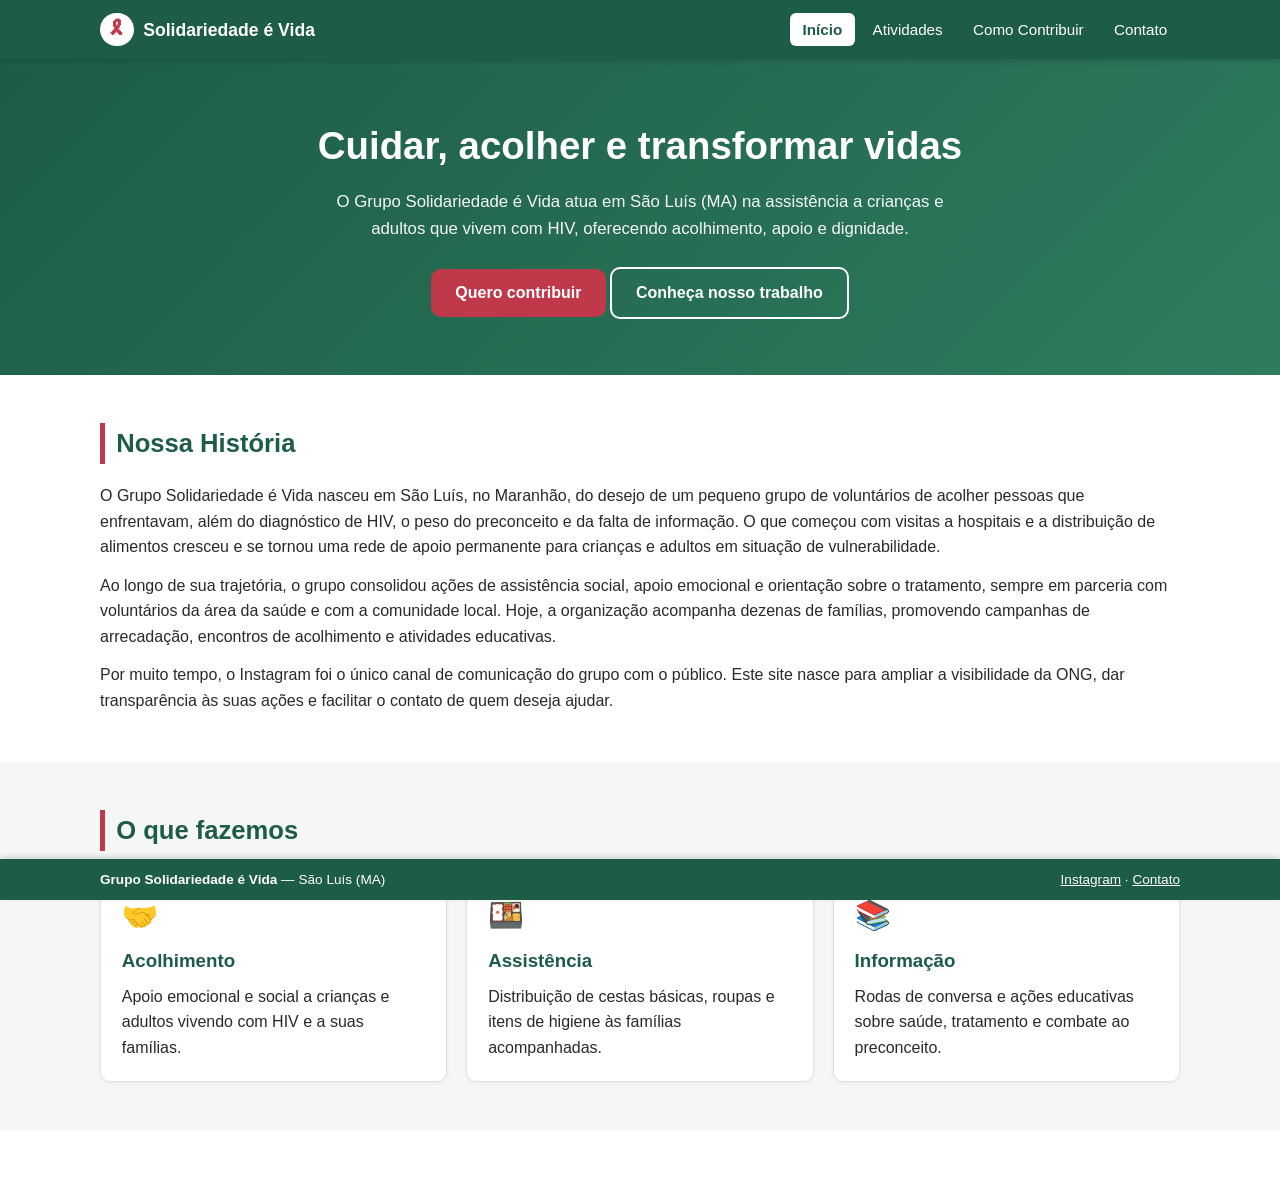
<file: index.html>
<!DOCTYPE html>
<html lang="pt-BR">
<head>
  <meta charset="UTF-8">
  <meta name="viewport" content="width=device-width, initial-scale=1.0">
  <meta name="description" content="Grupo Solidariedade é Vida — ONG de São Luís (MA) que assiste crianças e adultos vivendo com HIV.">
  <title>Grupo Solidariedade é Vida — Início</title>
  <link rel="stylesheet" href="css/style.css">
</head>
<body>

  <header></header>

  <main>

    <div class="hero">
      <div class="container">
        <h1>Cuidar, acolher e transformar vidas</h1>
        <p>O Grupo Solidariedade é Vida atua em São Luís (MA) na assistência a crianças
           e adultos que vivem com HIV, oferecendo acolhimento, apoio e dignidade.</p>
        <a href="contribua.html" class="botao">Quero contribuir</a>
        <a href="atividades.html" class="botao secundario">Conheça nosso trabalho</a>
      </div>
    </div>

    <section id="historia">
      <div class="container">
        <h2>Nossa História</h2>
        <p>
          O Grupo Solidariedade é Vida nasceu em São Luís, no Maranhão, do desejo de um
          pequeno grupo de voluntários de acolher pessoas que enfrentavam, além do
          diagnóstico de HIV, o peso do preconceito e da falta de informação. O que
          começou com visitas a hospitais e a distribuição de alimentos cresceu e se
          tornou uma rede de apoio permanente para crianças e adultos em situação de
          vulnerabilidade.
        </p>
        <p>
          Ao longo de sua trajetória, o grupo consolidou ações de assistência social,
          apoio emocional e orientação sobre o tratamento, sempre em parceria com
          voluntários da área da saúde e com a comunidade local. Hoje, a organização
          acompanha dezenas de famílias, promovendo campanhas de arrecadação, encontros
          de acolhimento e atividades educativas.
        </p>
        <p>
          Por muito tempo, o Instagram foi o único canal de comunicação do grupo com o
          público. Este site nasce para ampliar a visibilidade da ONG, dar transparência
          às suas ações e facilitar o contato de quem deseja ajudar.
        </p>
      </div>
    </section>

    <section>
      <div class="container">
        <h2>O que fazemos</h2>
        <div class="grade">
          <div class="cartao">
            <div class="icone">&#129309;</div>
            <h3>Acolhimento</h3>
            <p>Apoio emocional e social a crianças e adultos vivendo com HIV e a suas famílias.</p>
          </div>
          <div class="cartao">
            <div class="icone">&#127857;</div>
            <h3>Assistência</h3>
            <p>Distribuição de cestas básicas, roupas e itens de higiene às famílias acompanhadas.</p>
          </div>
          <div class="cartao">
            <div class="icone">&#128218;</div>
            <h3>Informação</h3>
            <p>Rodas de conversa e ações educativas sobre saúde, tratamento e combate ao preconceito.</p>
          </div>
        </div>
      </div>
    </section>
  </main>

  <footer></footer>

  <script src="js/layout.js"></script>
  <script src="js/main.js"></script>
</body>
</html>
</file>
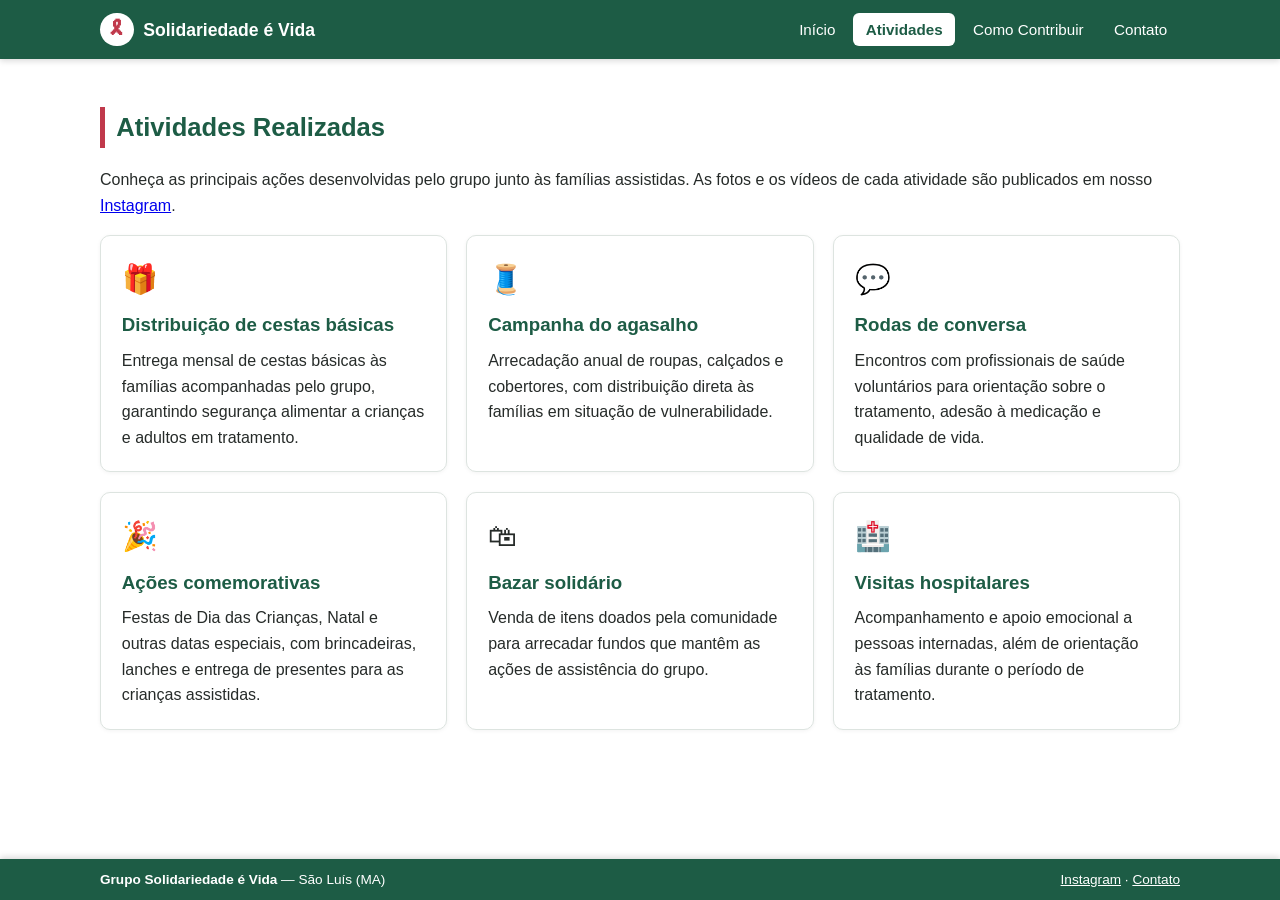
<file: atividades.html>
<!DOCTYPE html>
<html lang="pt-BR">
<head>
  <meta charset="UTF-8">
  <meta name="viewport" content="width=device-width, initial-scale=1.0">
  <title>Atividades — Grupo Solidariedade é Vida</title>
  <link rel="stylesheet" href="css/style.css">
</head>
<body>

  <header></header>

  <main>
    <section>
      <div class="container">
        <h2>Atividades Realizadas</h2>
        <p>Conheça as principais ações desenvolvidas pelo grupo junto às famílias assistidas.
           As fotos e os vídeos de cada atividade são publicados em nosso
           <a href="https://www.instagram.com/gsolivida10" target="_blank" rel="noopener">Instagram</a>.</p>

        <div class="grade">
          <article class="cartao">
            <div class="icone">&#127873;</div>
            <h3>Distribuição de cestas básicas</h3>
            <p>Entrega mensal de cestas básicas às famílias acompanhadas pelo grupo,
               garantindo segurança alimentar a crianças e adultos em tratamento.</p>
          </article>

          <article class="cartao">
            <div class="icone">&#129525;</div>
            <h3>Campanha do agasalho</h3>
            <p>Arrecadação anual de roupas, calçados e cobertores, com distribuição
               direta às famílias em situação de vulnerabilidade.</p>
          </article>

          <article class="cartao">
            <div class="icone">&#128172;</div>
            <h3>Rodas de conversa</h3>
            <p>Encontros com profissionais de saúde voluntários para orientação
               sobre o tratamento, adesão à medicação e qualidade de vida.</p>
          </article>

          <article class="cartao">
            <div class="icone">&#127881;</div>
            <h3>Ações comemorativas</h3>
            <p>Festas de Dia das Crianças, Natal e outras datas especiais, com
               brincadeiras, lanches e entrega de presentes para as crianças assistidas.</p>
          </article>

          <article class="cartao">
            <div class="icone">&#128717;</div>
            <h3>Bazar solidário</h3>
            <p>Venda de itens doados pela comunidade para arrecadar fundos que mantêm
               as ações de assistência do grupo.</p>
          </article>

          <article class="cartao">
            <div class="icone">&#127973;</div>
            <h3>Visitas hospitalares</h3>
            <p>Acompanhamento e apoio emocional a pessoas internadas, além de orientação
               às famílias durante o período de tratamento.</p>
          </article>
        </div>
      </div>
    </section>
  </main>

  <footer></footer>

  <script src="js/layout.js"></script>
  <script src="js/main.js"></script>
</body>
</html>
</file>
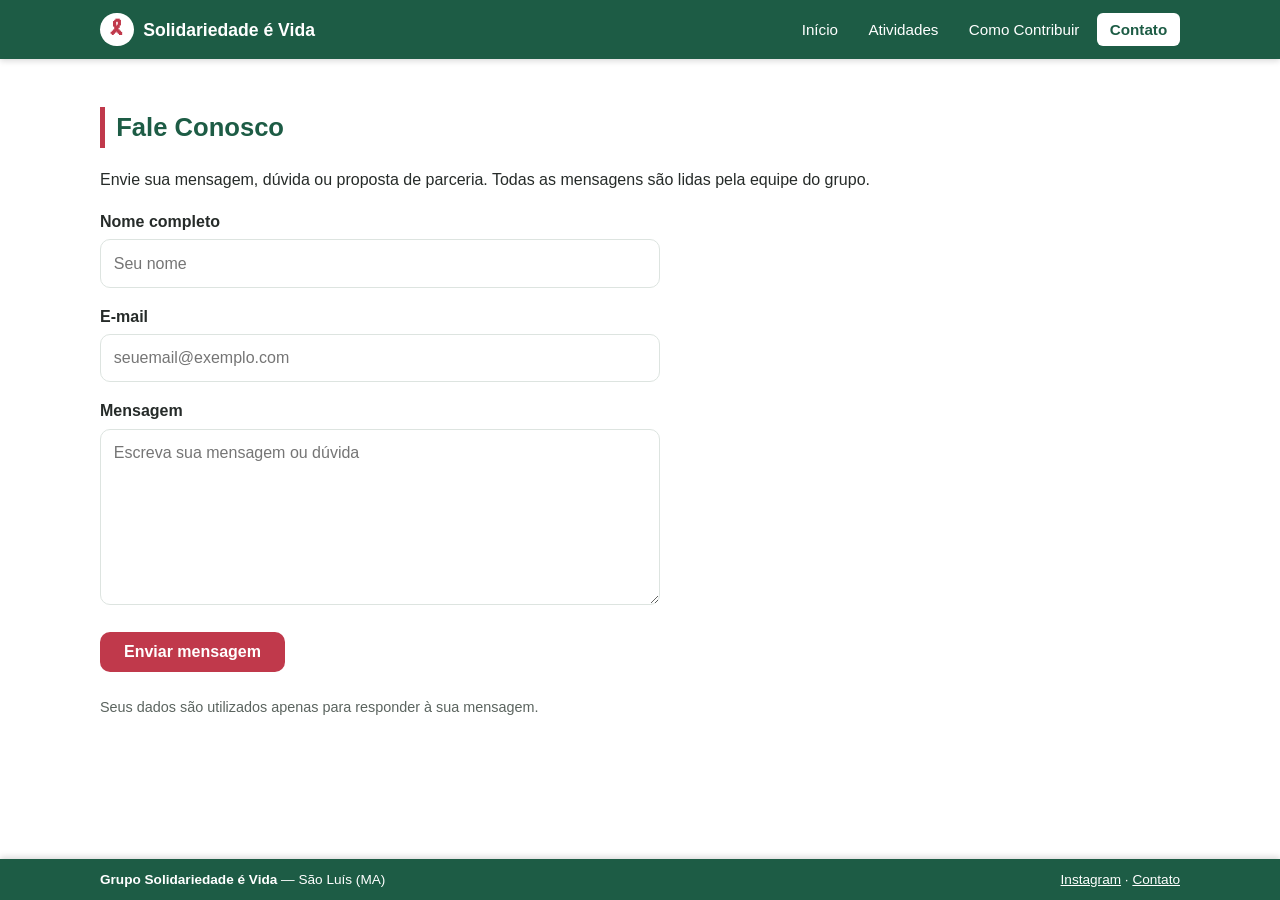
<file: contato.html>
<!DOCTYPE html>
<html lang="pt-BR">
<head>
  <meta charset="UTF-8">
  <meta name="viewport" content="width=device-width, initial-scale=1.0">
  <title>Contato — Grupo Solidariedade é Vida</title>
  <link rel="stylesheet" href="css/style.css">
</head>
<body>

  <header>
    <div class="container barra-nav">
      <a href="index.html" class="logo"><span class="laco">&#127895;</span> Solidariedade é Vida</a>
      <button id="btn-menu" aria-label="Abrir menu">&#9776;</button>
      <nav>
        <ul>
          <li><a href="index.html">Início</a></li>
          <li><a href="atividades.html">Atividades</a></li>
          <li><a href="contribua.html">Como Contribuir</a></li>
          <li><a href="contato.html" class="ativo">Contato</a></li>
        </ul>
      </nav>
    </div>
  </header>

  <main>
    <section>
      <div class="container">
        <h2>Fale Conosco</h2>
        <p>Envie sua mensagem, dúvida ou proposta de parceria. Todas as mensagens são
           lidas pela equipe do grupo.</p>

        <form id="form-contato" novalidate>
          <label for="nome">Nome completo</label>
          <input type="text" id="nome" name="nome" required placeholder="Seu nome">

          <label for="email">E-mail</label>
          <input type="email" id="email" name="email" required placeholder="seuemail@exemplo.com">

          <label for="mensagem">Mensagem</label>
          <textarea id="mensagem" name="mensagem" rows="6" required
                    placeholder="Escreva sua mensagem ou dúvida"></textarea>

          <button type="submit" class="botao">Enviar mensagem</button>
          <div id="feedback-contato" class="msg-feedback" role="alert"></div>
        </form>

        <p class="texto-suave" style="margin-top:1.5rem">
          Seus dados são utilizados apenas para responder à sua mensagem.
        </p>
      </div>
    </section>
  </main>

  <footer></footer>

  <script src="js/layout.js"></script>
  <script src="js/main.js"></script>
</body>
</html>
</file>
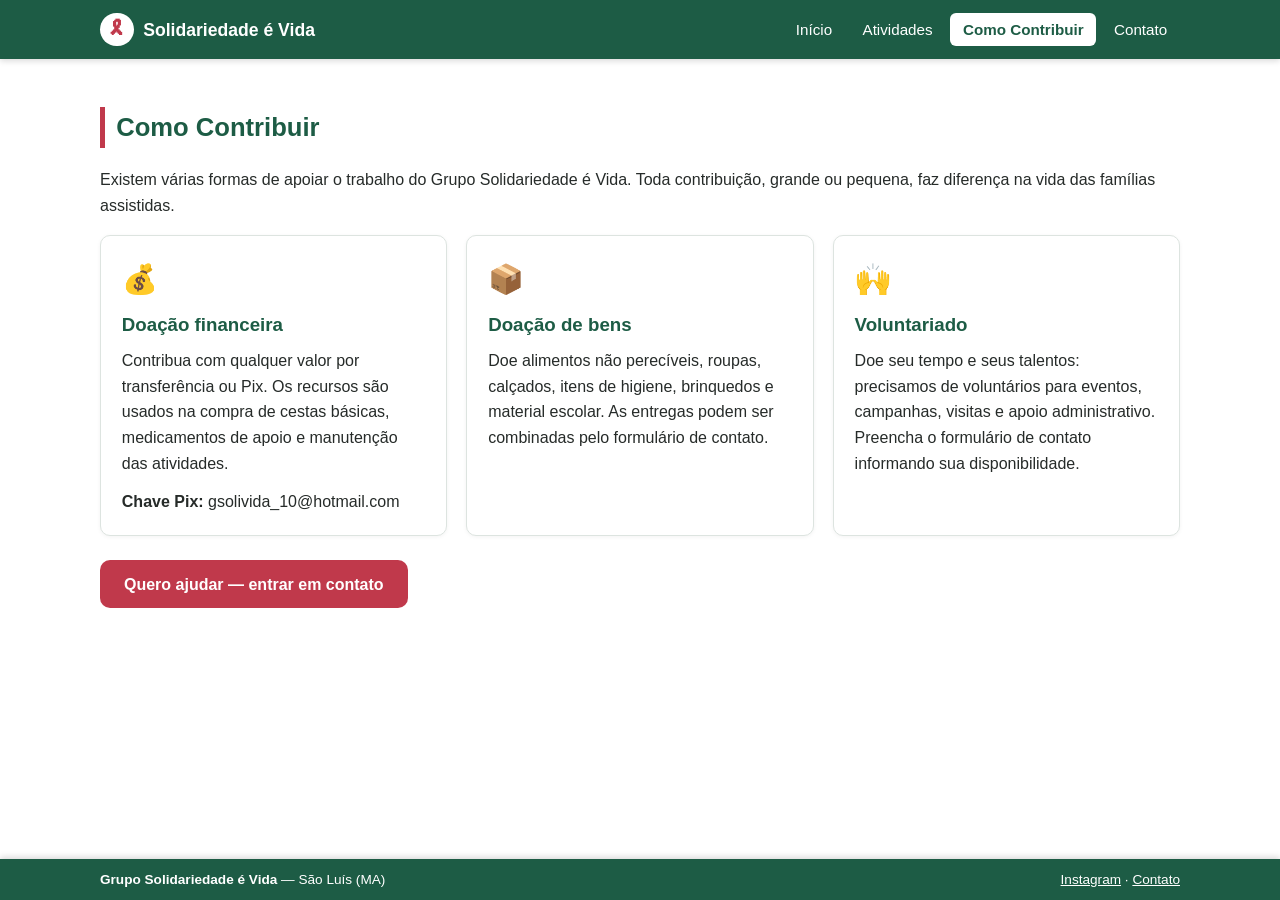
<file: contribua.html>
<!DOCTYPE html>
<html lang="pt-BR">
<head>
  <meta charset="UTF-8">
  <meta name="viewport" content="width=device-width, initial-scale=1.0">
  <title>Como Contribuir — Grupo Solidariedade é Vida</title>
  <link rel="stylesheet" href="css/style.css">
</head>
<body>

  <header></header>

  <main>
    <section>
      <div class="container">
        <h2>Como Contribuir</h2>
        <p>Existem várias formas de apoiar o trabalho do Grupo Solidariedade é Vida.
           Toda contribuição, grande ou pequena, faz diferença na vida das famílias assistidas.</p>

        <div class="grade">
          <div class="cartao">
            <div class="icone">&#128176;</div>
            <h3>Doação financeira</h3>
            <p>Contribua com qualquer valor por transferência ou Pix. Os recursos são
               usados na compra de cestas básicas, medicamentos de apoio e manutenção
               das atividades.</p>
            <p><strong>Chave Pix:</strong> gsolivida_10@hotmail.com<br>
          </div>

          <div class="cartao">
            <div class="icone">&#128230;</div>
            <h3>Doação de bens</h3>
            <p>Doe alimentos não perecíveis, roupas, calçados, itens de higiene,
               brinquedos e material escolar. As entregas podem ser combinadas pelo
               formulário de contato.</p>
          </div>

          <div class="cartao">
            <div class="icone">&#128588;</div>
            <h3>Voluntariado</h3>
            <p>Doe seu tempo e seus talentos: precisamos de voluntários para eventos,
               campanhas, visitas e apoio administrativo. Preencha o formulário de
               contato informando sua disponibilidade.</p>
          </div>
        </div>

        <p style="margin-top:1.5rem">
          <a href="contato.html" class="botao">Quero ajudar — entrar em contato</a>
        </p>
      </div>
    </section>
  </main>

  <footer></footer>

  <script src="js/layout.js"></script>
  <script src="js/main.js"></script>
</body>
</html>
</file>
<file: css/style.css>
:root {
  --verde-escuro: #1d5c45;
  --verde-claro:  #e7f2ec;
  --vermelho:     #c0394b;
  --texto:        #262b29;
  --texto-suave:  #5b645f;
  --fundo:        #ffffff;
  --fundo-secao:  #f5f7f6;
  --borda:        #dde4e0;
  --raio:         10px;
}

* { margin: 0; padding: 0; box-sizing: border-box; }

html { scroll-behavior: smooth; }

body {
  font-family: "Segoe UI", Roboto, Arial, sans-serif;
  color: var(--texto);
  background: var(--fundo);
  line-height: 1.6;
}

img { max-width: 100%; display: block; }

.container {
  width: min(1080px, 92%);
  margin: 0 auto;
}

/* ---------- Cabeçalho e navegação ---------- */

header {
  background: var(--verde-escuro);
  color: #fff;
  position: sticky;
  top: 0;
  z-index: 50;
  box-shadow: 0 2px 6px rgba(0, 0, 0, .15);
}

.barra-nav {
  display: flex;
  align-items: center;
  justify-content: space-between;
  padding: .8rem 0;
}

.logo {
  display: flex;
  align-items: center;
  gap: .6rem;
  color: #fff;
  text-decoration: none;
  font-weight: 700;
  font-size: 1.1rem;
}

.logo .laco {
  color: var(--vermelho);
  background: #fff;
  border-radius: 50%;
  width: 2.1rem;
  height: 2.1rem;
  display: grid;
  place-items: center;
  font-size: 1.2rem;
}

nav ul {
  display: flex;
  gap: .3rem;
  list-style: none;
}

nav a {
  color: #fff;
  text-decoration: none;
  padding: .5rem .8rem;
  border-radius: 6px;
  font-size: .95rem;
}

nav a:hover,
nav a:focus-visible { background: rgba(255, 255, 255, .15); }

nav a.ativo {
  background: #fff;
  color: var(--verde-escuro);
  font-weight: 600;
}

#btn-menu {
  display: none;
  background: none;
  border: 2px solid #fff;
  color: #fff;
  font-size: 1.3rem;
  border-radius: 6px;
  padding: .2rem .6rem;
  cursor: pointer;
}

/* ---------- Seção de destaque ---------- */

.hero {
  background: linear-gradient(135deg, var(--verde-escuro), #2e7d5f);
  color: #fff;
  padding: 3.5rem 0;
  text-align: center;
}

.hero h1 { font-size: clamp(1.6rem, 4vw, 2.4rem); margin-bottom: .8rem; }

.hero p {
  max-width: 640px;
  margin: 0 auto 1.5rem;
  font-size: 1.05rem;
  opacity: .95;
}

/* ---------- Botões ---------- */

.botao {
  display: inline-block;
  background: var(--vermelho);
  color: #fff;
  text-decoration: none;
  border: none;
  padding: .7rem 1.5rem;
  border-radius: var(--raio);
  font-size: 1rem;
  font-weight: 600;
  cursor: pointer;
  transition: filter .15s;
}

.botao:hover { filter: brightness(1.1); }

.botao.secundario {
  background: transparent;
  border: 2px solid #fff;
}

/* ---------- Seções ---------- */

section { padding: 3rem 0; }

section:nth-of-type(even) { background: var(--fundo-secao); }

h2 {
  color: var(--verde-escuro);
  font-size: 1.6rem;
  margin-bottom: 1.2rem;
  border-left: 5px solid var(--vermelho);
  padding-left: .7rem;
}

h3 { color: var(--verde-escuro); margin-bottom: .5rem; }

p + p { margin-top: .8rem; }

.texto-suave { color: var(--texto-suave); font-size: .9rem; }

/* ---------- Cartões ---------- */

.grade {
  display: grid;
  grid-template-columns: repeat(auto-fit, minmax(260px, 1fr));
  gap: 1.2rem;
  margin-top: 1rem;
}

.cartao {
  background: #fff;
  border: 1px solid var(--borda);
  border-radius: var(--raio);
  padding: 1.3rem;
  box-shadow: 0 1px 4px rgba(0, 0, 0, .05);
}

.cartao .icone { font-size: 1.8rem; margin-bottom: .5rem; }

.cartao .data {
  color: var(--vermelho);
  font-size: .85rem;
  font-weight: 600;
  text-transform: uppercase;
}

/* ---------- Formulários ---------- */

form { max-width: 560px; }

label {
  display: block;
  font-weight: 600;
  margin: 1rem 0 .3rem;
}

input, textarea, select {
  width: 100%;
  padding: .65rem .8rem;
  border: 1px solid var(--borda);
  border-radius: var(--raio);
  font: inherit;
  background: #fff;
}

input:focus, textarea:focus {
  outline: 2px solid var(--verde-escuro);
  border-color: var(--verde-escuro);
}

form .botao { margin-top: 1.2rem; }

.msg-feedback {
  margin-top: 1rem;
  padding: .8rem 1rem;
  border-radius: var(--raio);
  display: none;
}

.msg-feedback.sucesso { display: block; background: var(--verde-claro); color: var(--verde-escuro); }
.msg-feedback.erro    { display: block; background: #fdecee; color: var(--vermelho); }

th { background: var(--verde-claro); color: var(--verde-escuro); }

/* ---------- Rodapé ---------- */

footer {
  background: var(--verde-escuro);
  color: #fff;
  position: fixed;
  bottom: 0;
  left: 0;
  right: 0;
  z-index: 50;
  font-size: .85rem;
  box-shadow: 0 -2px 6px rgba(0, 0, 0, .15);
}

body { padding-bottom: 3.2rem; }

.conteudo-rodape {
  display: flex;
  align-items: center;
  justify-content: space-between;
  gap: 1rem;
  flex-wrap: wrap;
  padding: .6rem 0;
}

footer a { color: #fff; }


/* ---------- Responsividade ---------- */

@media (max-width: 760px) {
  #btn-menu { display: block; }

  .conteudo-rodape { justify-content: center; text-align: center; }

  nav ul {
    display: none;
    flex-direction: column;
    position: absolute;
    top: 100%;
    left: 0;
    right: 0;
    background: var(--verde-escuro);
    padding: .5rem 4%;
    box-shadow: 0 6px 8px rgba(0, 0, 0, .2);
  }

  nav ul.aberto { display: flex; }

  nav a { display: block; padding: .8rem; }
}

@media (prefers-reduced-motion: reduce) {
  html { scroll-behavior: auto; }
  * { transition: none !important; }
}
</file>
